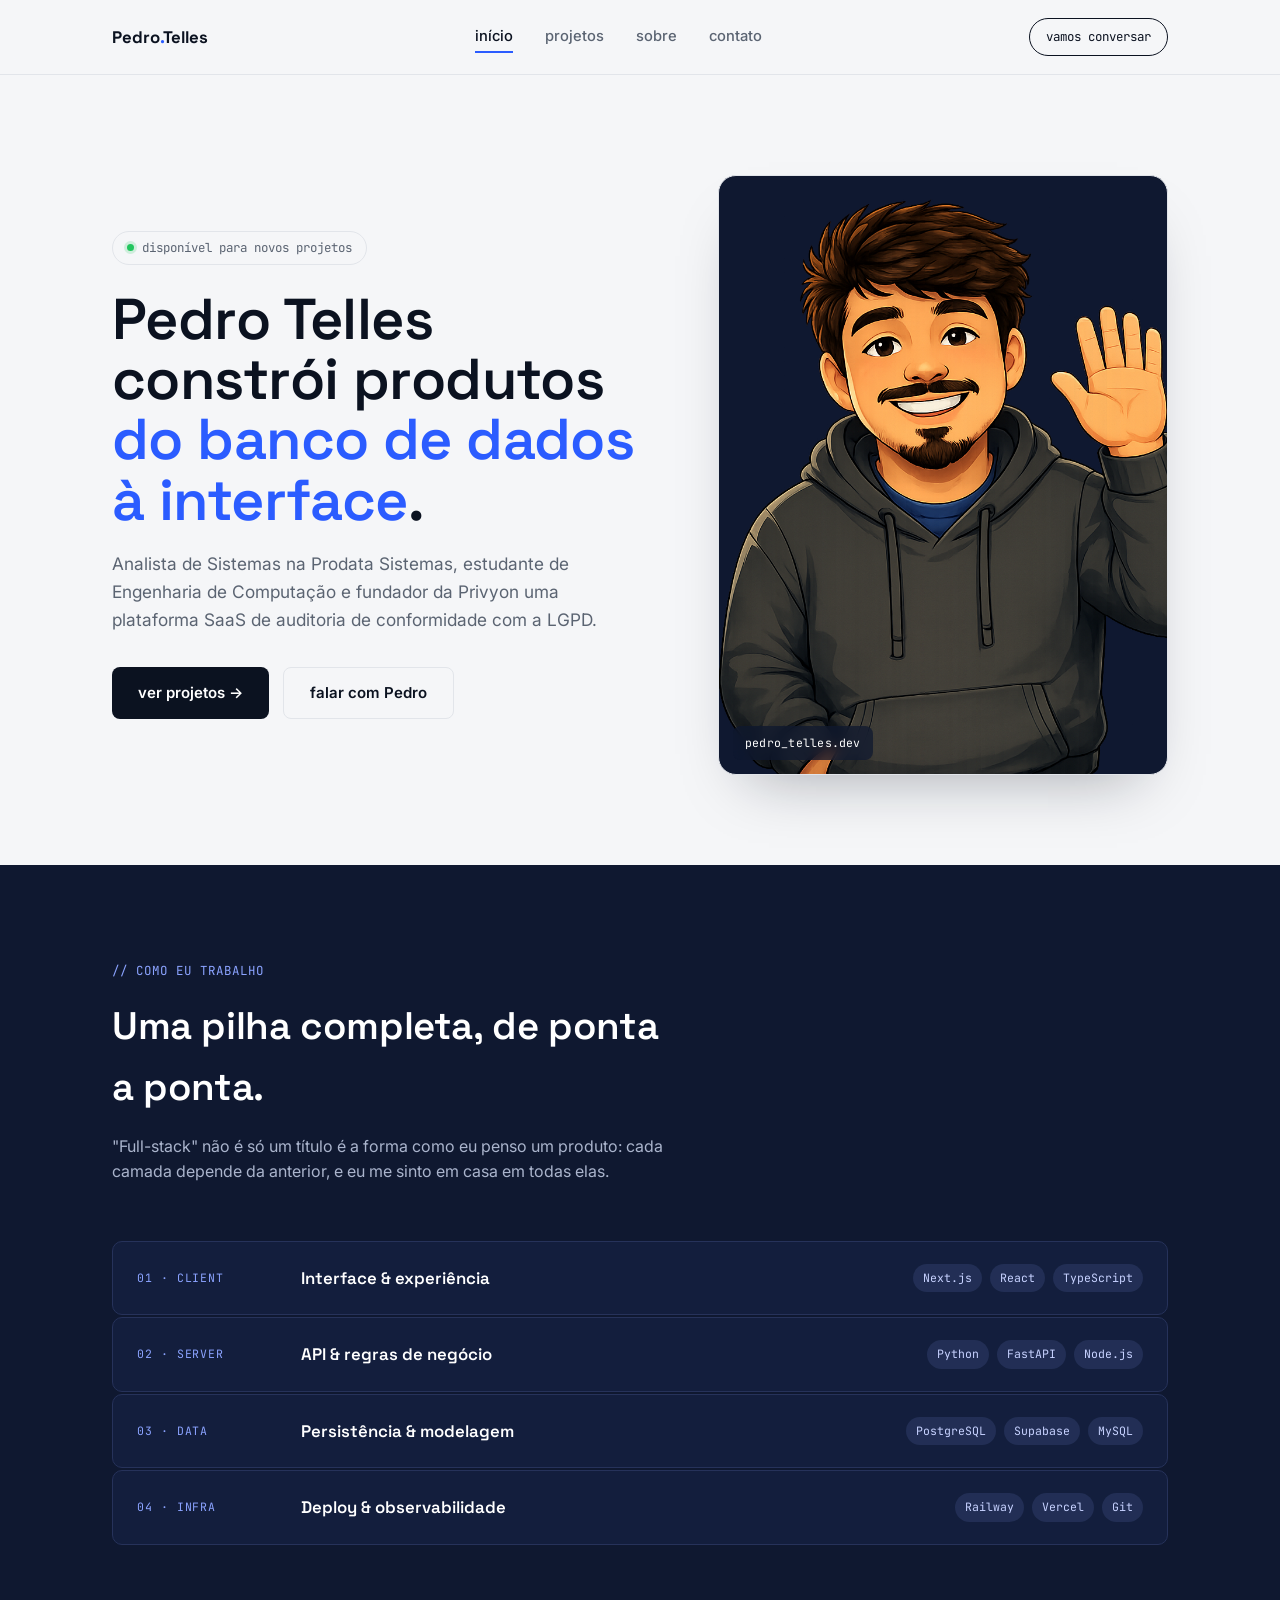
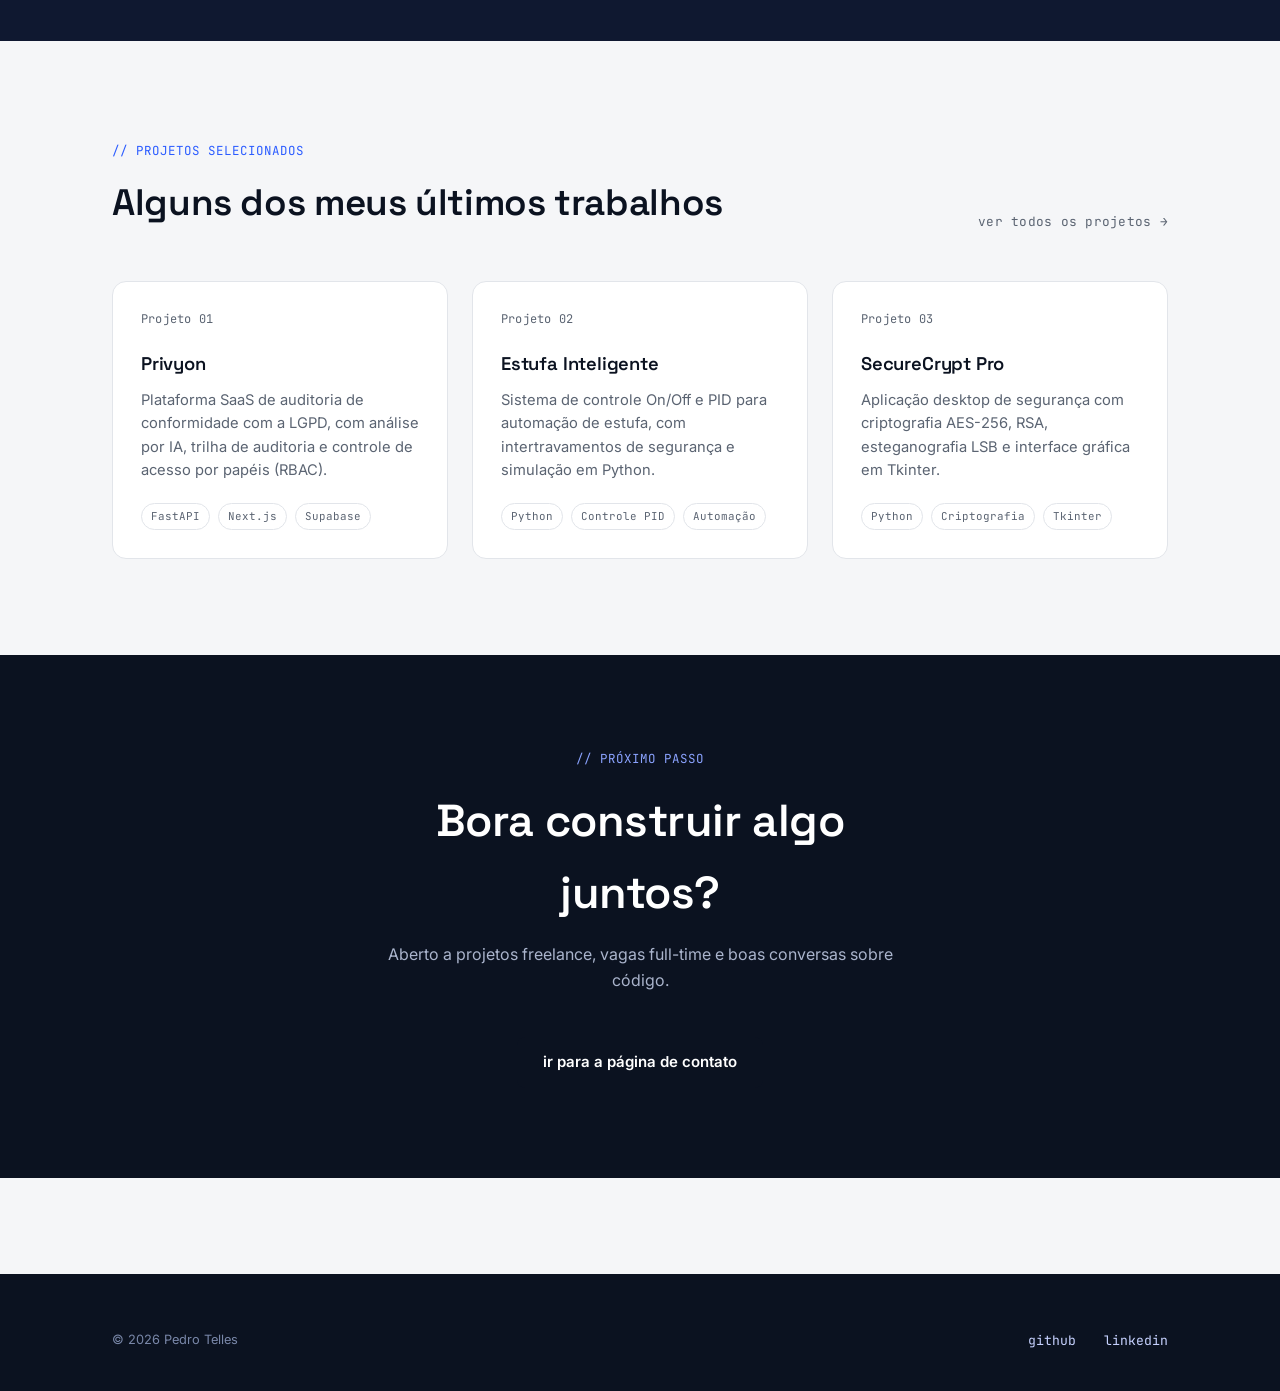
<file: index.html>
<!DOCTYPE html>
<html lang="pt-BR">
<head>
<meta charset="UTF-8">
<meta name="viewport" content="width=device-width, initial-scale=1.0">
<title>Pedro Telles — Desenvolvedor Full-stack</title>
<link rel="stylesheet" href="css/style.css?v=202607292333">
</head>
<body>

<header>
  <nav>
    <a href="index.html" class="logo">Pedro<span>.</span>Telles</a>
    <div class="nav-links">
      <a href="index.html">início</a>
      <a href="projetos.html">projetos</a>
      <a href="sobre.html">sobre</a>
      <a href="contato.html">contato</a>
    </div>
    <a href="contato.html" class="nav-cta">vamos conversar</a>
    <button class="nav-toggle" id="nav-toggle" aria-label="Abrir menu" aria-expanded="false">
      <span></span><span></span><span></span>
    </button>
  </nav>
</header>

<section class="hero" id="top">
  <div class="wrap hero-grid">
    <div>
      <div class="status-tag"><span class="status-dot"></span> disponível para novos projetos</div>
      <h1>Pedro Telles constrói produtos <em>do banco de dados à interface</em>.</h1>
      <p class="lead">Analista de Sistemas na Prodata Sistemas, estudante de Engenharia de Computação e fundador da Privyon uma plataforma SaaS de auditoria de conformidade com a LGPD.</p>
      <div class="hero-ctas">
        <a href="projetos.html" class="btn btn-primary">ver projetos →</a>
        <a href="contato.html" class="btn btn-ghost">falar com Pedro</a>
      </div>
    </div>
    <div class="photo-card" id="avatar-hero" aria-label="Avatar 3D de Pedro Telles — arraste para girar">
      <div class="photo-tag mono">pedro_telles.dev</div>
    </div>
  </div>
</section>

<section class="stack-section" id="stack">
  <div class="wrap">
    <div class="stack-head">
      <span class="eyebrow mono">// como eu trabalho</span>
      <h2>Uma pilha completa, de ponta a ponta.</h2>
      <p>"Full-stack" não é só um título é a forma como eu penso um produto: cada camada depende da anterior, e eu me sinto em casa em todas elas.</p>
    </div>
    <div class="stack-layers">
      <div class="layer">
        <div class="layer-label">01 · client</div>
        <div class="layer-title">Interface & experiência</div>
        <div class="layer-tags">
          <span class="tag">Next.js</span><span class="tag">React</span><span class="tag">TypeScript</span>
        </div>
      </div>
      <div class="layer">
        <div class="layer-label">02 · server</div>
        <div class="layer-title">API & regras de negócio</div>
        <div class="layer-tags">
          <span class="tag">Python</span><span class="tag">FastAPI</span><span class="tag">Node.js</span>
        </div>
      </div>
      <div class="layer">
        <div class="layer-label">03 · data</div>
        <div class="layer-title">Persistência & modelagem</div>
        <div class="layer-tags">
          <span class="tag">PostgreSQL</span><span class="tag">Supabase</span><span class="tag">MySQL</span>
        </div>
      </div>
      <div class="layer">
        <div class="layer-label">04 · infra</div>
        <div class="layer-title">Deploy & observabilidade</div>
        <div class="layer-tags">
          <span class="tag">Railway</span><span class="tag">Vercel</span><span class="tag">Git</span>
        </div>
      </div>
    </div>
  </div>
</section>

<section class="work">
  <div class="wrap">
    <div class="section-head">
      <div>
        <span class="eyebrow">// projetos selecionados</span>
        <h2>Alguns dos meus últimos trabalhos</h2>
      </div>
      <p><a href="projetos.html" class="mono">ver todos os projetos →</a></p>
    </div>
    <div class="projects">
      <div class="project-card">
        <span class="project-num mono">Projeto 01</span>
        <h3>Privyon</h3>
        <p>Plataforma SaaS de auditoria de conformidade com a LGPD, com análise por IA, trilha de auditoria e controle de acesso por papéis (RBAC).</p>
        <div class="project-tags"><span>FastAPI</span><span>Next.js</span><span>Supabase</span></div>
      </div>
      <div class="project-card">
        <span class="project-num mono">Projeto 02</span>
        <h3>Estufa Inteligente</h3>
        <p>Sistema de controle On/Off e PID para automação de estufa, com intertravamentos de segurança e simulação em Python.</p>
        <div class="project-tags"><span>Python</span><span>Controle PID</span><span>Automação</span></div>
      </div>
      <div class="project-card">
        <span class="project-num mono">Projeto 03</span>
        <h3>SecureCrypt Pro</h3>
        <p>Aplicação desktop de segurança com criptografia AES-256, RSA, esteganografia LSB e interface gráfica em Tkinter.</p>
        <div class="project-tags"><span>Python</span><span>Criptografia</span><span>Tkinter</span></div>
      </div>
    </div>
  </div>
</section>

<section class="cta-band">
  <div class="wrap">
    <div class="contact-head">
      <span class="eyebrow mono">// próximo passo</span>
      <h2>Bora construir algo juntos?</h2>
      <p>Aberto a projetos freelance, vagas full-time e boas conversas sobre código.</p>
    </div>
    <div class="contact-cta">
      <a href="contato.html" class="btn btn-primary">ir para a página de contato</a>
    </div>
  </div>
</section>

<footer>
  <div class="wrap">
    <div class="foot-bottom">
      <span>© 2026 Pedro Telles</span>
      <div class="foot-links">
        <a href="https://github.com/PedroTelles18" target="_blank" rel="noopener">github</a>
        <a href="https://linkedin.com/in/pedrotelles3004" target="_blank" rel="noopener">linkedin</a>
      </div>
    </div>
  </div>
</footer>

<script src="js/avatar.js?v=202607292333"></script>
<script src="js/script.js?v=202607292333"></script>
<script>renderAvatar('avatar-hero');</script>
</body>
</html>
</file>
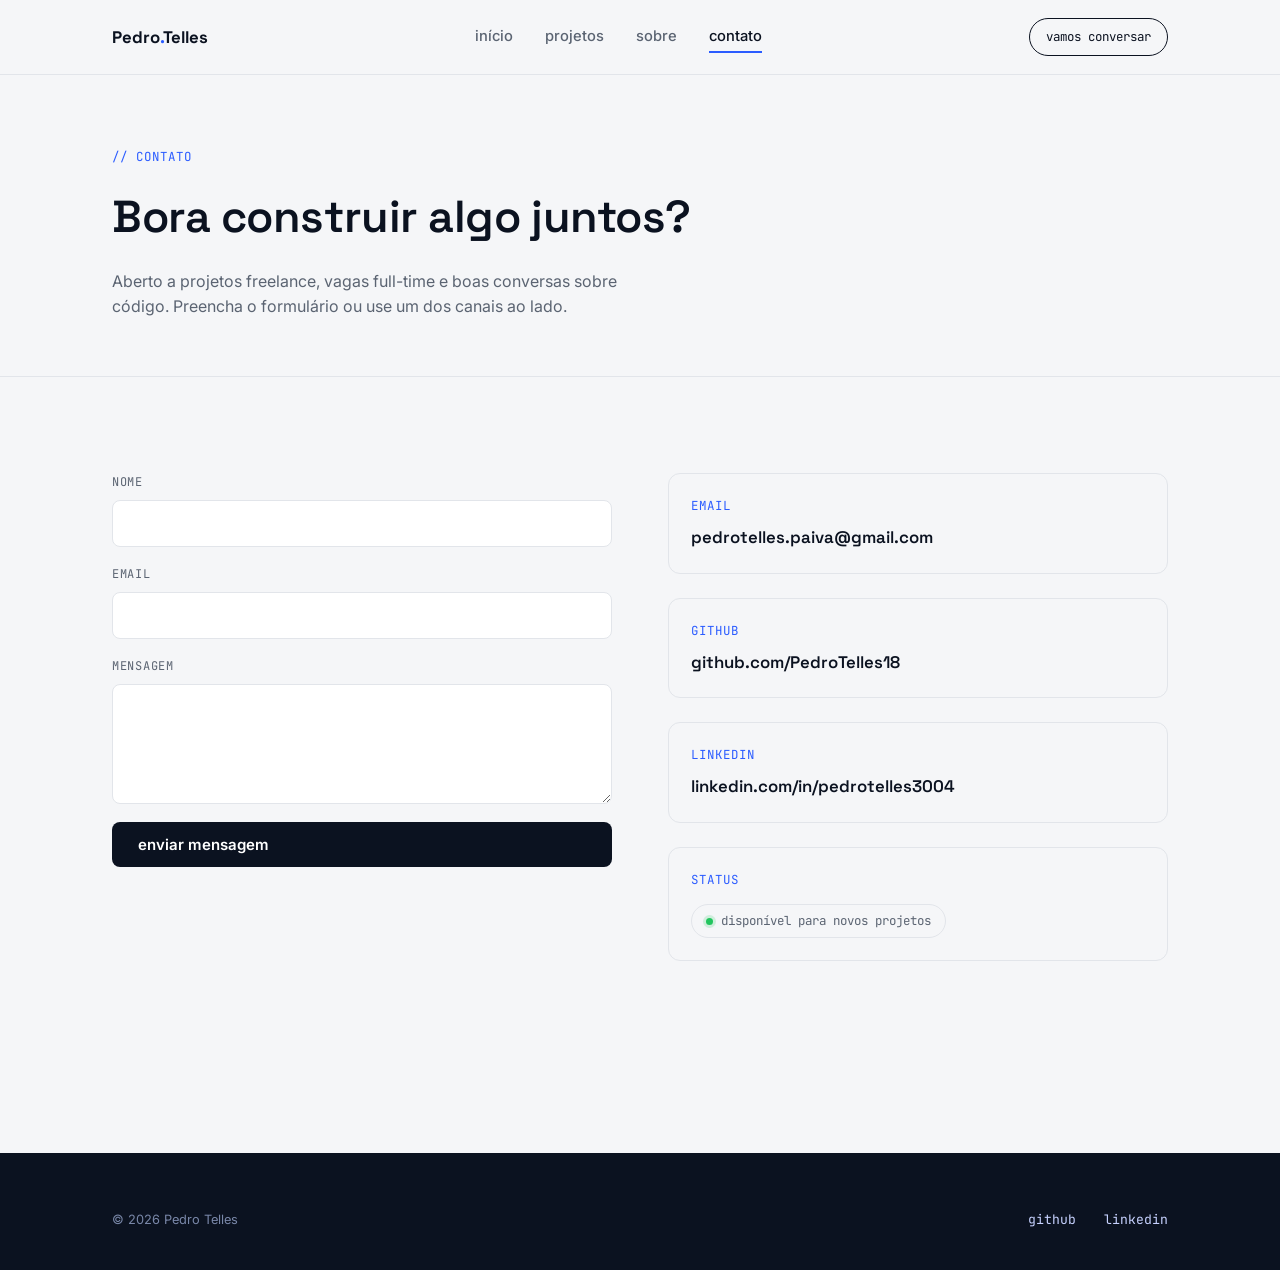
<file: contato.html>
<!DOCTYPE html>
<html lang="pt-BR">
<head>
<meta charset="UTF-8">
<meta name="viewport" content="width=device-width, initial-scale=1.0">
<title>Contato — Pedro Telles</title>
<link rel="stylesheet" href="css/style.css?v=202607292333">
</head>
<body>

<header>
  <nav>
    <a href="index.html" class="logo">Pedro<span>.</span>Telles</a>
    <div class="nav-links">
      <a href="index.html">início</a>
      <a href="projetos.html">projetos</a>
      <a href="sobre.html">sobre</a>
      <a href="contato.html">contato</a>
    </div>
    <a href="contato.html" class="nav-cta">vamos conversar</a>
    <button class="nav-toggle" id="nav-toggle" aria-label="Abrir menu" aria-expanded="false">
      <span></span><span></span><span></span>
    </button>
  </nav>
</header>

<section class="page-header">
  <div class="wrap">
    <span class="eyebrow mono">// contato</span>
    <h1>Bora construir algo juntos?</h1>
    <p>Aberto a projetos freelance, vagas full-time e boas conversas sobre código. Preencha o formulário ou use um dos canais ao lado.</p>
  </div>
</section>

<section class="contact-page">
  <div class="wrap contact-page-grid">
    <form class="contact-form" id="contact-form">
      <div class="field">
        <label for="name">nome</label>
        <input type="text" id="name" name="name" required>
      </div>
      <div class="field">
        <label for="email">email</label>
        <input type="email" id="email" name="email" required>
      </div>
      <div class="field">
        <label for="message">mensagem</label>
        <textarea id="message" name="message" required></textarea>
      </div>
      <button type="submit" class="btn btn-primary">enviar mensagem</button>
    </form>

    <div class="contact-info">
      <div class="info-item">
        <span class="eyebrow mono">email</span>
        <a href="mailto:pedrotelles.paiva@gmail.com">pedrotelles.paiva@gmail.com</a>
      </div>
      <div class="info-item">
        <span class="eyebrow mono">github</span>
        <a href="https://github.com/PedroTelles18" target="_blank" rel="noopener">github.com/PedroTelles18</a>
      </div>
      <div class="info-item">
        <span class="eyebrow mono">linkedin</span>
        <a href="https://linkedin.com/in/pedrotelles3004" target="_blank" rel="noopener">linkedin.com/in/pedrotelles3004</a>
      </div>
      <div class="info-item">
        <span class="eyebrow mono">status</span>
        <div class="status-tag" style="margin:6px 0 0;"><span class="status-dot"></span> disponível para novos projetos</div>
      </div>
    </div>
  </div>
</section>

<footer>
  <div class="wrap">
    <div class="foot-bottom">
      <span>© 2026 Pedro Telles</span>
      <div class="foot-links">
        <a href="https://github.com/PedroTelles18" target="_blank" rel="noopener">github</a>
        <a href="https://linkedin.com/in/pedrotelles3004" target="_blank" rel="noopener">linkedin</a>
      </div>
    </div>
  </div>
</footer>

<script src="js/script.js?v=202607292333"></script>
</body>
</html>
</file>
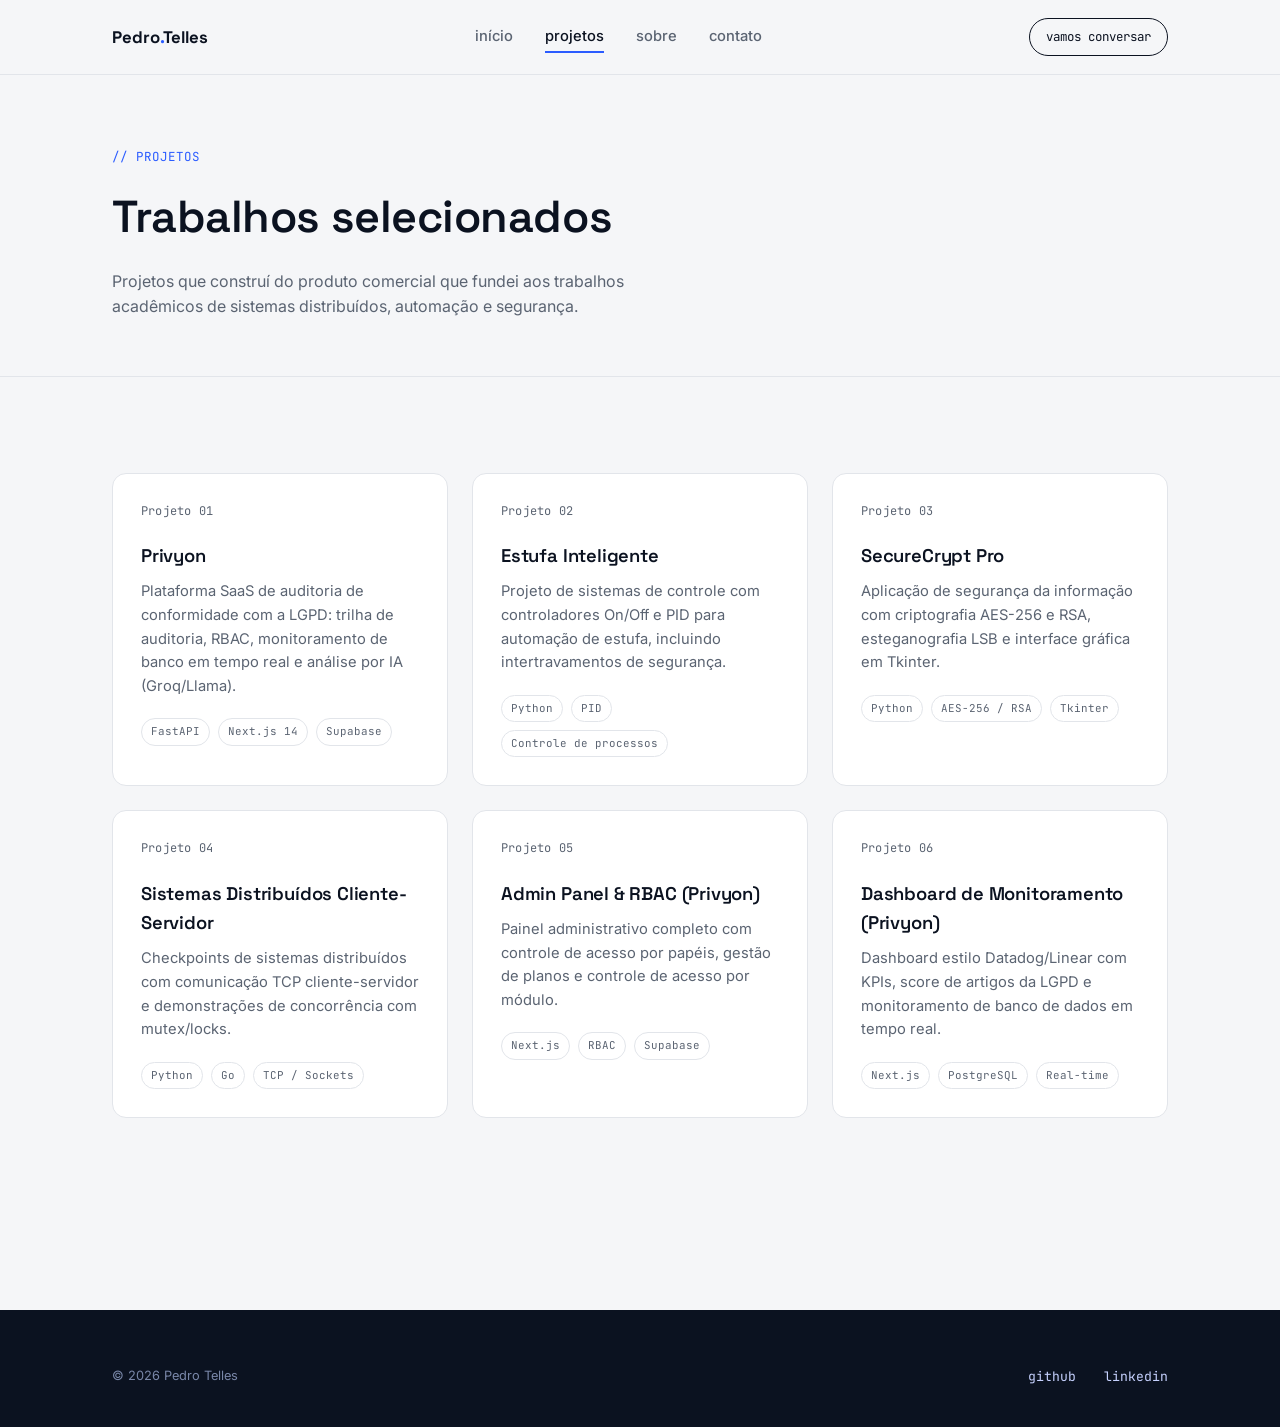
<file: projetos.html>
<!DOCTYPE html>
<html lang="pt-BR">
<head>
<meta charset="UTF-8">
<meta name="viewport" content="width=device-width, initial-scale=1.0">
<title>Projetos — Pedro Telles</title>
<link rel="stylesheet" href="css/style.css?v=202607292333">
</head>
<body>

<header>
  <nav>
    <a href="index.html" class="logo">Pedro<span>.</span>Telles</a>
    <div class="nav-links">
      <a href="index.html">início</a>
      <a href="projetos.html">projetos</a>
      <a href="sobre.html">sobre</a>
      <a href="contato.html">contato</a>
    </div>
    <a href="contato.html" class="nav-cta">vamos conversar</a>
    <button class="nav-toggle" id="nav-toggle" aria-label="Abrir menu" aria-expanded="false">
      <span></span><span></span><span></span>
    </button>
  </nav>
</header>

<section class="page-header">
  <div class="wrap">
    <span class="eyebrow mono">// projetos</span>
    <h1>Trabalhos selecionados</h1>
    <p>Projetos que construí do produto comercial que fundei aos trabalhos acadêmicos de sistemas distribuídos, automação e segurança.</p>
  </div>
</section>

<section class="work">
  <div class="wrap">
    <div class="projects">
      <div class="project-card">
        <span class="project-num mono">Projeto 01</span>
        <h3>Privyon</h3>
        <p>Plataforma SaaS de auditoria de conformidade com a LGPD: trilha de auditoria, RBAC, monitoramento de banco em tempo real e análise por IA (Groq/Llama).</p>
        <div class="project-tags"><span>FastAPI</span><span>Next.js 14</span><span>Supabase</span></div>
      </div>
      <div class="project-card">
        <span class="project-num mono">Projeto 02</span>
        <h3>Estufa Inteligente</h3>
        <p>Projeto de sistemas de controle com controladores On/Off e PID para automação de estufa, incluindo intertravamentos de segurança.</p>
        <div class="project-tags"><span>Python</span><span>PID</span><span>Controle de processos</span></div>
      </div>
      <div class="project-card">
        <span class="project-num mono">Projeto 03</span>
        <h3>SecureCrypt Pro</h3>
        <p>Aplicação de segurança da informação com criptografia AES-256 e RSA, esteganografia LSB e interface gráfica em Tkinter.</p>
        <div class="project-tags"><span>Python</span><span>AES-256 / RSA</span><span>Tkinter</span></div>
      </div>
      <div class="project-card">
        <span class="project-num mono">Projeto 04</span>
        <h3>Sistemas Distribuídos Cliente-Servidor</h3>
        <p>Checkpoints de sistemas distribuídos com comunicação TCP cliente-servidor e demonstrações de concorrência com mutex/locks.</p>
        <div class="project-tags"><span>Python</span><span>Go</span><span>TCP / Sockets</span></div>
      </div>
      <div class="project-card">
        <span class="project-num mono">Projeto 05</span>
        <h3>Admin Panel & RBAC (Privyon)</h3>
        <p>Painel administrativo completo com controle de acesso por papéis, gestão de planos e controle de acesso por módulo.</p>
        <div class="project-tags"><span>Next.js</span><span>RBAC</span><span>Supabase</span></div>
      </div>
      <div class="project-card">
        <span class="project-num mono">Projeto 06</span>
        <h3>Dashboard de Monitoramento (Privyon)</h3>
        <p>Dashboard estilo Datadog/Linear com KPIs, score de artigos da LGPD e monitoramento de banco de dados em tempo real.</p>
        <div class="project-tags"><span>Next.js</span><span>PostgreSQL</span><span>Real-time</span></div>
      </div>
    </div>
  </div>
</section>

<footer>
  <div class="wrap">
    <div class="foot-bottom">
      <span>© 2026 Pedro Telles</span>
      <div class="foot-links">
        <a href="https://github.com/PedroTelles18" target="_blank" rel="noopener">github</a>
        <a href="https://linkedin.com/in/pedrotelles3004" target="_blank" rel="noopener">linkedin</a>
      </div>
    </div>
  </div>
</footer>

<script src="js/script.js?v=202607292333"></script>
</body>
</html>
</file>
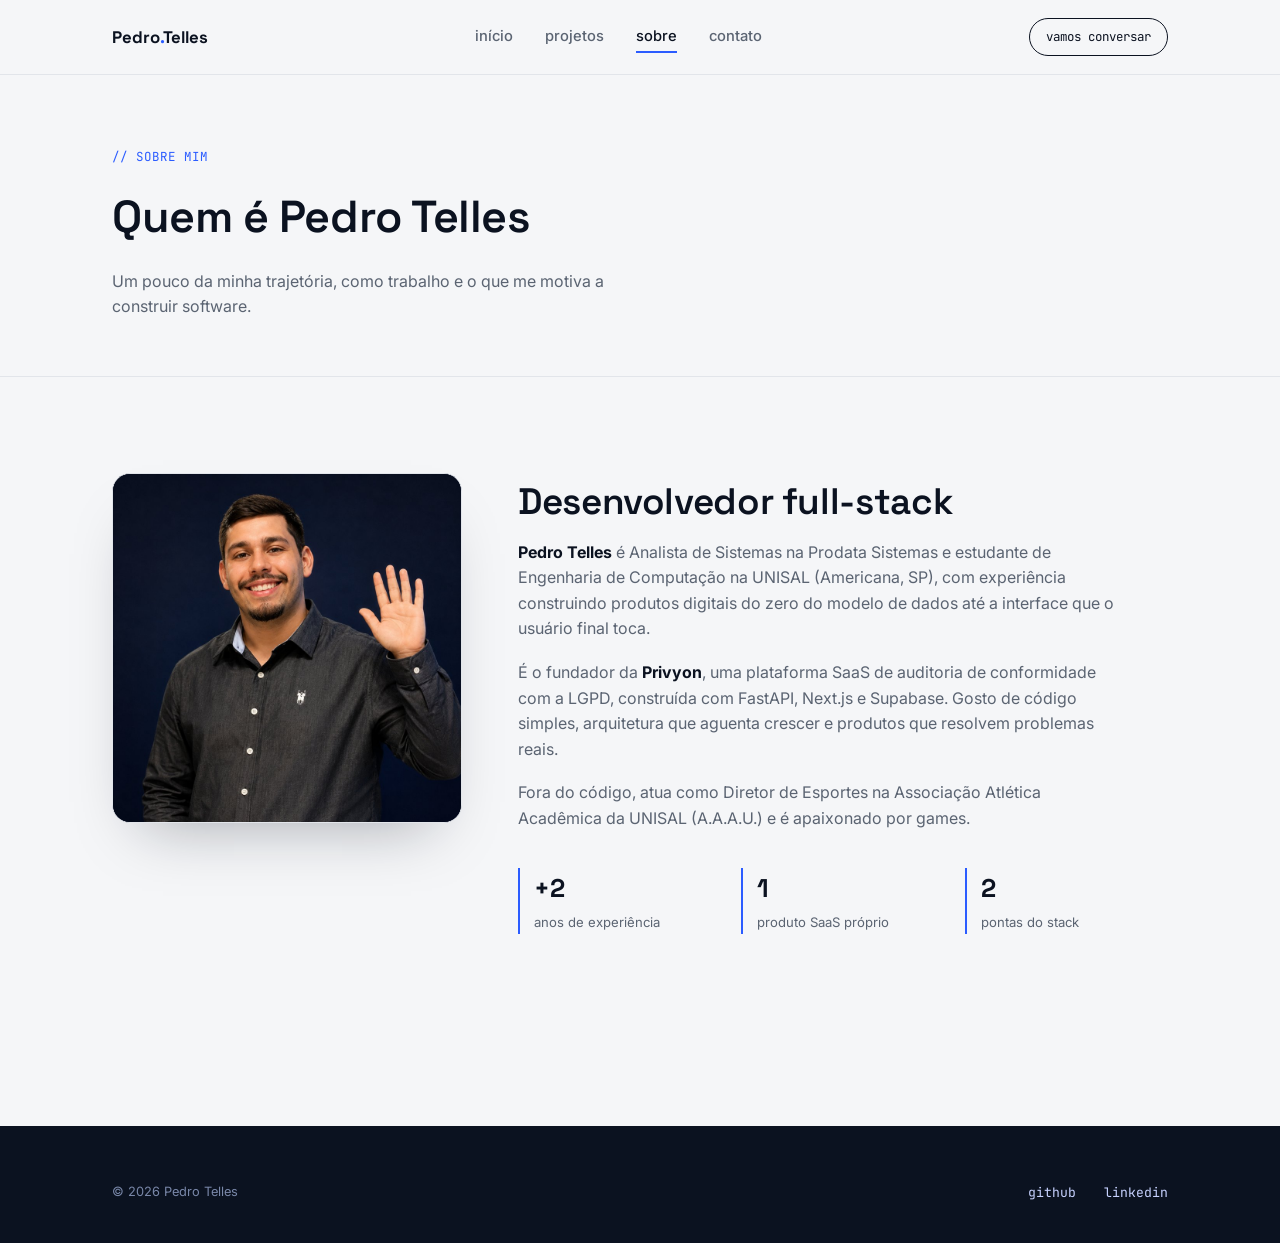
<file: sobre.html>
<!DOCTYPE html>
<html lang="pt-BR">
<head>
<meta charset="UTF-8">
<meta name="viewport" content="width=device-width, initial-scale=1.0">
<title>Sobre — Pedro Telles</title>
<link rel="stylesheet" href="css/style.css?v=202607292333">
</head>
<body>

<header>
  <nav>
    <a href="index.html" class="logo">Pedro<span>.</span>Telles</a>
    <div class="nav-links">
      <a href="index.html">início</a>
      <a href="projetos.html">projetos</a>
      <a href="sobre.html">sobre</a>
      <a href="contato.html">contato</a>
    </div>
    <a href="contato.html" class="nav-cta">vamos conversar</a>
    <button class="nav-toggle" id="nav-toggle" aria-label="Abrir menu" aria-expanded="false">
      <span></span><span></span><span></span>
    </button>
  </nav>
</header>

<section class="page-header">
  <div class="wrap">
    <span class="eyebrow mono">// sobre mim</span>
    <h1>Quem é Pedro Telles</h1>
    <p>Um pouco da minha trajetória, como trabalho e o que me motiva a construir software.</p>
  </div>
</section>

<section class="about">
  <div class="wrap about-grid">
    <div>
      <div class="photo-card" style="aspect-ratio:1;">
        <img src="img/pedro.jpg" alt="Foto de Pedro Telles">
      </div>
    </div>
    <div class="about-body">
      <h2>Desenvolvedor full-stack</h2>
      <p><strong>Pedro Telles</strong> é Analista de Sistemas na Prodata Sistemas e estudante de Engenharia de Computação na UNISAL (Americana, SP), com experiência construindo produtos digitais do zero do modelo de dados até a interface que o usuário final toca.</p>
      <p>É o fundador da <strong>Privyon</strong>, uma plataforma SaaS de auditoria de conformidade com a LGPD, construída com FastAPI, Next.js e Supabase. Gosto de código simples, arquitetura que aguenta crescer e produtos que resolvem problemas reais.</p>
      <p>Fora do código, atua como Diretor de Esportes na Associação Atlética Acadêmica da UNISAL (A.A.A.U.) e é apaixonado por games.</p>
      <div class="stats">
        <div class="stat"><b>+2</b><span>anos de experiência</span></div>
        <div class="stat"><b>1</b><span>produto SaaS próprio</span></div>
        <div class="stat"><b>2</b><span>pontas do stack</span></div>
      </div>
    </div>
  </div>
</section>

<footer>
  <div class="wrap">
    <div class="foot-bottom">
      <span>© 2026 Pedro Telles</span>
      <div class="foot-links">
        <a href="https://github.com/PedroTelles18" target="_blank" rel="noopener">github</a>
        <a href="https://linkedin.com/in/pedrotelles3004" target="_blank" rel="noopener">linkedin</a>
      </div>
    </div>
  </div>
</footer>

<script src="js/script.js?v=202607292333"></script>
</body>
</html>
</file>
<file: css/style.css>
@import url('https://fonts.googleapis.com/css2?family=Space+Grotesk:wght@500;600;700&family=Inter:wght@400;500;600&family=JetBrains+Mono:wght@400;500&display=swap');

:root{
  --ink:#0B1220;
  --paper:#F5F6F8;
  --accent:#2B5CFF;
  --slate:#5B6472;
  --line:#E2E5EA;
  --panel:#0F1830;
  --panel-line:#26325A;
}

*{margin:0;padding:0;box-sizing:border-box;}

html{scroll-behavior:smooth;}

body{
  background:var(--paper);
  color:var(--ink);
  font-family:'Inter',sans-serif;
  line-height:1.6;
  -webkit-font-smoothing:antialiased;
}

::selection{background:var(--accent);color:#fff;}

a{color:inherit;text-decoration:none;}

.mono{
  font-family:'JetBrains Mono',monospace;
  font-size:.8rem;
  letter-spacing:.02em;
}

h1,h2,h3{
  font-family:'Space Grotesk',sans-serif;
  font-weight:600;
  letter-spacing:-0.01em;
}

.wrap{
  max-width:1120px;
  margin:0 auto;
  padding:0 32px;
}

/* ---------- NAV ---------- */
header{
  position:sticky;
  top:0;
  z-index:50;
  background:rgba(245,246,248,0.86);
  backdrop-filter:blur(10px);
  border-bottom:1px solid var(--line);
}
nav{
  display:flex;
  align-items:center;
  justify-content:space-between;
  padding:18px 32px;
  max-width:1120px;
  margin:0 auto;
}
.logo{
  font-family:'Space Grotesk',sans-serif;
  font-weight:700;
  font-size:1.05rem;
}
.logo span{color:var(--accent);}
.nav-links{
  display:flex;
  gap:32px;
  font-size:.92rem;
  font-weight:500;
}
.nav-links a{
  position:relative;
  color:var(--slate);
  transition:color .2s ease;
}
.nav-links a.active{color:var(--ink);}
.nav-links a:hover, .nav-links a:focus-visible{color:var(--ink);}
.nav-links a::after{
  content:'';
  position:absolute;
  left:0;bottom:-4px;
  width:0;height:2px;
  background:var(--accent);
  transition:width .25s ease;
}
.nav-links a:hover::after, .nav-links a:focus-visible::after, .nav-links a.active::after{width:100%;}
.nav-cta{
  font-family:'JetBrains Mono',monospace;
  font-size:.78rem;
  border:1px solid var(--ink);
  padding:8px 16px;
  border-radius:100px;
  transition:background .2s ease,color .2s ease;
}
.nav-cta:hover, .nav-cta:focus-visible{background:var(--ink);color:#fff;}

@media (max-width:720px){
  .nav-links{
    display:none;
    position:absolute;
    top:100%;
    left:0;
    right:0;
    flex-direction:column;
    gap:0;
    background:rgba(245,246,248,0.98);
    backdrop-filter:blur(10px);
    border-bottom:1px solid var(--line);
    padding:8px 32px 20px;
  }
  .nav-links.open{display:flex;}
  .nav-links a{padding:12px 0;border-bottom:1px solid var(--line);}
  .nav-links a:last-child{border-bottom:none;}
  .nav-toggle{
    display:flex;
    flex-direction:column;
    justify-content:center;
    gap:5px;
    width:32px;
    height:32px;
    background:none;
    border:none;
    cursor:pointer;
    padding:0;
  }
  .nav-toggle span{
    display:block;
    width:100%;
    height:2px;
    background:var(--ink);
    transition:transform .25s ease, opacity .25s ease;
  }
  .nav-toggle.open span:nth-child(1){transform:translateY(7px) rotate(45deg);}
  .nav-toggle.open span:nth-child(2){opacity:0;}
  .nav-toggle.open span:nth-child(3){transform:translateY(-7px) rotate(-45deg);}
  nav{position:relative;}
}
@media (min-width:721px){
  .nav-toggle{display:none;}
}

/* ---------- HERO ---------- */
.hero{
  padding:100px 0 90px;
}
.hero-grid{
  display:grid;
  grid-template-columns:1.1fr 0.9fr;
  gap:56px;
  align-items:center;
}
.status-tag{
  display:inline-flex;
  align-items:center;
  gap:8px;
  font-family:'JetBrains Mono',monospace;
  font-size:.78rem;
  color:var(--slate);
  border:1px solid var(--line);
  padding:6px 14px;
  border-radius:100px;
  margin-bottom:24px;
}
.status-dot{
  width:7px;height:7px;border-radius:50%;
  background:#22C55E;
  box-shadow:0 0 0 3px rgba(34,197,94,.18);
}
.hero h1{
  font-size:clamp(2.4rem,5vw,3.6rem);
  line-height:1.05;
  margin-bottom:20px;
}
.hero h1 em{
  font-style:normal;
  color:var(--accent);
}
.hero p.lead{
  font-size:1.08rem;
  color:var(--slate);
  max-width:46ch;
  margin-bottom:34px;
}
.hero-ctas{
  display:flex;
  gap:14px;
  flex-wrap:wrap;
}
.btn{
  font-weight:600;
  font-size:.94rem;
  padding:13px 26px;
  border-radius:8px;
  display:inline-flex;
  align-items:center;
  gap:8px;
  transition:transform .18s ease, box-shadow .18s ease, background .18s ease;
  cursor:pointer;
  border:none;
  font-family:inherit;
}
.btn-primary{
  background:var(--ink);
  color:#fff;
}
.btn-primary:hover, .btn-primary:focus-visible{
  background:var(--accent);
  transform:translateY(-2px);
  box-shadow:0 10px 24px -8px rgba(43,92,255,.5);
}
.btn-ghost{
  border:1px solid var(--line);
  color:var(--ink);
  background:transparent;
}
.btn-ghost:hover, .btn-ghost:focus-visible{
  border-color:var(--ink);
  transform:translateY(-2px);
}

.photo-card{
  position:relative;
  border-radius:18px;
  overflow:hidden;
  aspect-ratio:3/4;
  background:var(--panel);
  border:1px solid var(--line);
  box-shadow:0 30px 60px -30px rgba(11,18,32,.35);
}
.photo-card img{
  width:100%;height:100%;object-fit:cover;display:block;
}
.photo-card canvas{touch-action:none;}

.avatar-illustration{
  width:100%;
  height:100%;
  object-fit:contain;
  display:block;
  transform-origin:70% 30%;
}

.avatar-illustration.wave{
  animation:wave .7s ease-in-out;
}

@keyframes wave{
  0%, 100% { transform:rotate(0deg) scale(1); }
  25%      { transform:rotate(-3deg) scale(1.02); }
  50%      { transform:rotate(2deg) scale(1.02); }
  75%      { transform:rotate(-1deg) scale(1.01); }
}

@media (prefers-reduced-motion:reduce){
  .avatar-illustration.wave{animation:none;}
}

.photo-tag{
  position:absolute;
  left:14px;bottom:14px;
  background:rgba(15,24,48,.72);
  backdrop-filter:blur(6px);
  color:#fff;
  padding:8px 12px;
  border-radius:8px;
  font-size:.72rem;
}

@media (max-width:860px){
  .hero-grid{grid-template-columns:1fr;}
  .photo-card{max-width:340px;margin:0 auto;}
  .hero{padding:56px 0 60px;}
}

/* ---------- PAGE HEADER (used on inner pages) ---------- */
.page-header{
  padding:72px 0 56px;
  border-bottom:1px solid var(--line);
}
.page-header .eyebrow{display:block;margin-bottom:14px;}
.page-header h1{font-size:clamp(2rem,4.2vw,2.8rem);}
.page-header p{color:var(--slate);max-width:56ch;margin-top:16px;}

/* ---------- STACK (signature element) ---------- */
.stack-section{
  background:var(--panel);
  color:#fff;
  padding:96px 0;
}
.stack-head{
  max-width:56ch;
  margin-bottom:56px;
}
.stack-head .eyebrow{
  color:#8BA3FF;
  margin-bottom:14px;
  display:block;
}
.stack-head h2{
  font-size:clamp(1.8rem,3.4vw,2.4rem);
  margin-bottom:16px;
}
.stack-head p{color:#AAB4CC;}

.stack-layers{
  display:flex;
  flex-direction:column;
  gap:2px;
}
.layer{
  display:grid;
  grid-template-columns:140px 1fr auto;
  align-items:center;
  gap:24px;
  padding:22px 24px;
  background:#131E3D;
  border:1px solid var(--panel-line);
  border-radius:10px;
  opacity:0;
  transform:translateY(16px);
  transition:opacity .6s ease, transform .6s ease, border-color .25s ease, background .25s ease;
}
.layer.visible{opacity:1;transform:translateY(0);}
.layer:hover{border-color:var(--accent);background:#152048;}
.layer .layer-label{
  font-family:'JetBrains Mono',monospace;
  font-size:.72rem;
  color:#8BA3FF;
  text-transform:uppercase;
  letter-spacing:.08em;
}
.layer .layer-title{
  font-family:'Space Grotesk',sans-serif;
  font-weight:600;
  font-size:1.05rem;
}
.layer .layer-tags{
  display:flex;
  gap:8px;
  flex-wrap:wrap;
  justify-content:flex-end;
}
.tag{
  font-family:'JetBrains Mono',monospace;
  font-size:.72rem;
  background:rgba(139,163,255,.12);
  color:#C7D2FF;
  padding:5px 10px;
  border-radius:100px;
}

@media (max-width:640px){
  .layer{grid-template-columns:1fr;gap:8px;text-align:left;}
  .layer .layer-tags{justify-content:flex-start;}
}

/* ---------- WORK ---------- */
.work{padding:96px 0;}
.section-head{
  display:flex;
  justify-content:space-between;
  align-items:flex-end;
  margin-bottom:48px;
  gap:24px;
  flex-wrap:wrap;
}
.eyebrow{
  font-family:'JetBrains Mono',monospace;
  font-size:.78rem;
  color:var(--accent);
  text-transform:uppercase;
  letter-spacing:.08em;
}
.section-head h2{font-size:clamp(1.8rem,3.4vw,2.3rem);margin-top:12px;}
.section-head p{color:var(--slate);max-width:42ch;}

.projects{
  display:grid;
  grid-template-columns:repeat(3,1fr);
  gap:24px;
}
.project-card{
  border:1px solid var(--line);
  border-radius:14px;
  padding:28px;
  background:#fff;
  transition:transform .25s ease, box-shadow .25s ease, border-color .25s ease;
}
.project-card:hover{
  transform:translateY(-4px);
  box-shadow:0 20px 40px -22px rgba(11,18,32,.25);
  border-color:var(--ink);
}
.project-num{
  font-family:'JetBrains Mono',monospace;
  font-size:.75rem;
  color:var(--slate);
  margin-bottom:20px;
  display:block;
}
.project-card h3{font-size:1.15rem;margin-bottom:10px;}
.project-card p{color:var(--slate);font-size:.92rem;margin-bottom:20px;}
.project-tags{display:flex;gap:8px;flex-wrap:wrap;}
.project-tags span{
  font-family:'JetBrains Mono',monospace;
  font-size:.68rem;
  color:var(--slate);
  border:1px solid var(--line);
  padding:4px 9px;
  border-radius:100px;
}

@media (max-width:860px){
  .projects{grid-template-columns:1fr;}
}

/* ---------- ABOUT ---------- */
.about{padding:96px 0;}
.about-grid{
  display:grid;
  grid-template-columns:0.7fr 1.3fr;
  gap:56px;
}
.about-grid h2{font-size:clamp(1.8rem,3.4vw,2.3rem);margin-bottom:8px;}
.about-body p{color:var(--slate);margin-bottom:18px;max-width:60ch;}
.about-body strong{color:var(--ink);}

.stats{
  display:grid;
  grid-template-columns:repeat(3,1fr);
  gap:20px;
  margin-top:36px;
}
.stat{
  border-left:2px solid var(--accent);
  padding-left:14px;
}
.stat b{
  display:block;
  font-family:'Space Grotesk',sans-serif;
  font-size:1.6rem;
}
.stat span{font-size:.82rem;color:var(--slate);}

@media (max-width:860px){
  .about-grid{grid-template-columns:1fr;}
}

/* ---------- CONTACT PAGE ---------- */
.contact-page{padding:96px 0;}
.contact-page-grid{
  display:grid;
  grid-template-columns:1fr 1fr;
  gap:56px;
}
.contact-form{
  display:flex;
  flex-direction:column;
  gap:18px;
}
.field{
  display:flex;
  flex-direction:column;
  gap:8px;
}
.field label{
  font-family:'JetBrains Mono',monospace;
  font-size:.75rem;
  color:var(--slate);
  text-transform:uppercase;
  letter-spacing:.06em;
}
.field input, .field textarea{
  border:1px solid var(--line);
  border-radius:8px;
  padding:13px 14px;
  font-family:'Inter',sans-serif;
  font-size:.95rem;
  background:#fff;
  color:var(--ink);
  transition:border-color .2s ease;
}
.field input:focus, .field textarea:focus{
  outline:none;
  border-color:var(--accent);
}
.field textarea{resize:vertical;min-height:120px;}

.contact-info{
  display:flex;
  flex-direction:column;
  gap:24px;
}
.info-item{
  border:1px solid var(--line);
  border-radius:12px;
  padding:22px;
}
.info-item .eyebrow{display:block;margin-bottom:8px;}
.info-item a, .info-item span.value{
  font-family:'Space Grotesk',sans-serif;
  font-weight:600;
  font-size:1.05rem;
}
.info-item a:hover{color:var(--accent);}

@media (max-width:860px){
  .contact-page-grid{grid-template-columns:1fr;}
}

/* ---------- FOOTER (site-wide) ---------- */
footer{
  background:var(--ink);
  color:#fff;
  padding:56px 0 40px;
  margin-top:96px;
}
.foot-bottom{
  display:flex;
  justify-content:space-between;
  align-items:center;
  padding-top:0;
  font-size:.8rem;
  color:#7987A8;
  flex-wrap:wrap;
  gap:12px;
}
.foot-links{
  display:flex;
  gap:28px;
  font-family:'JetBrains Mono',monospace;
  font-size:.82rem;
}
.foot-links a{color:#C7D2FF;transition:color .2s ease;}
.foot-links a:hover, .foot-links a:focus-visible{color:#fff;}

/* CTA footer band (used on home + contact) */
.cta-band{
  background:var(--ink);
  color:#fff;
  padding:90px 0 70px;
}
.contact-head{
  text-align:center;
  max-width:52ch;
  margin:0 auto 44px;
}
.contact-head .eyebrow{color:#8BA3FF;}
.contact-head h2{font-size:clamp(2rem,4vw,2.8rem);margin:14px 0;}
.contact-head p{color:#AAB4CC;}
.contact-cta{
  display:flex;
  justify-content:center;
  margin-bottom:20px;
}

@media (prefers-reduced-motion:reduce){
  *{transition:none !important;animation:none !important;}
}
</file>
